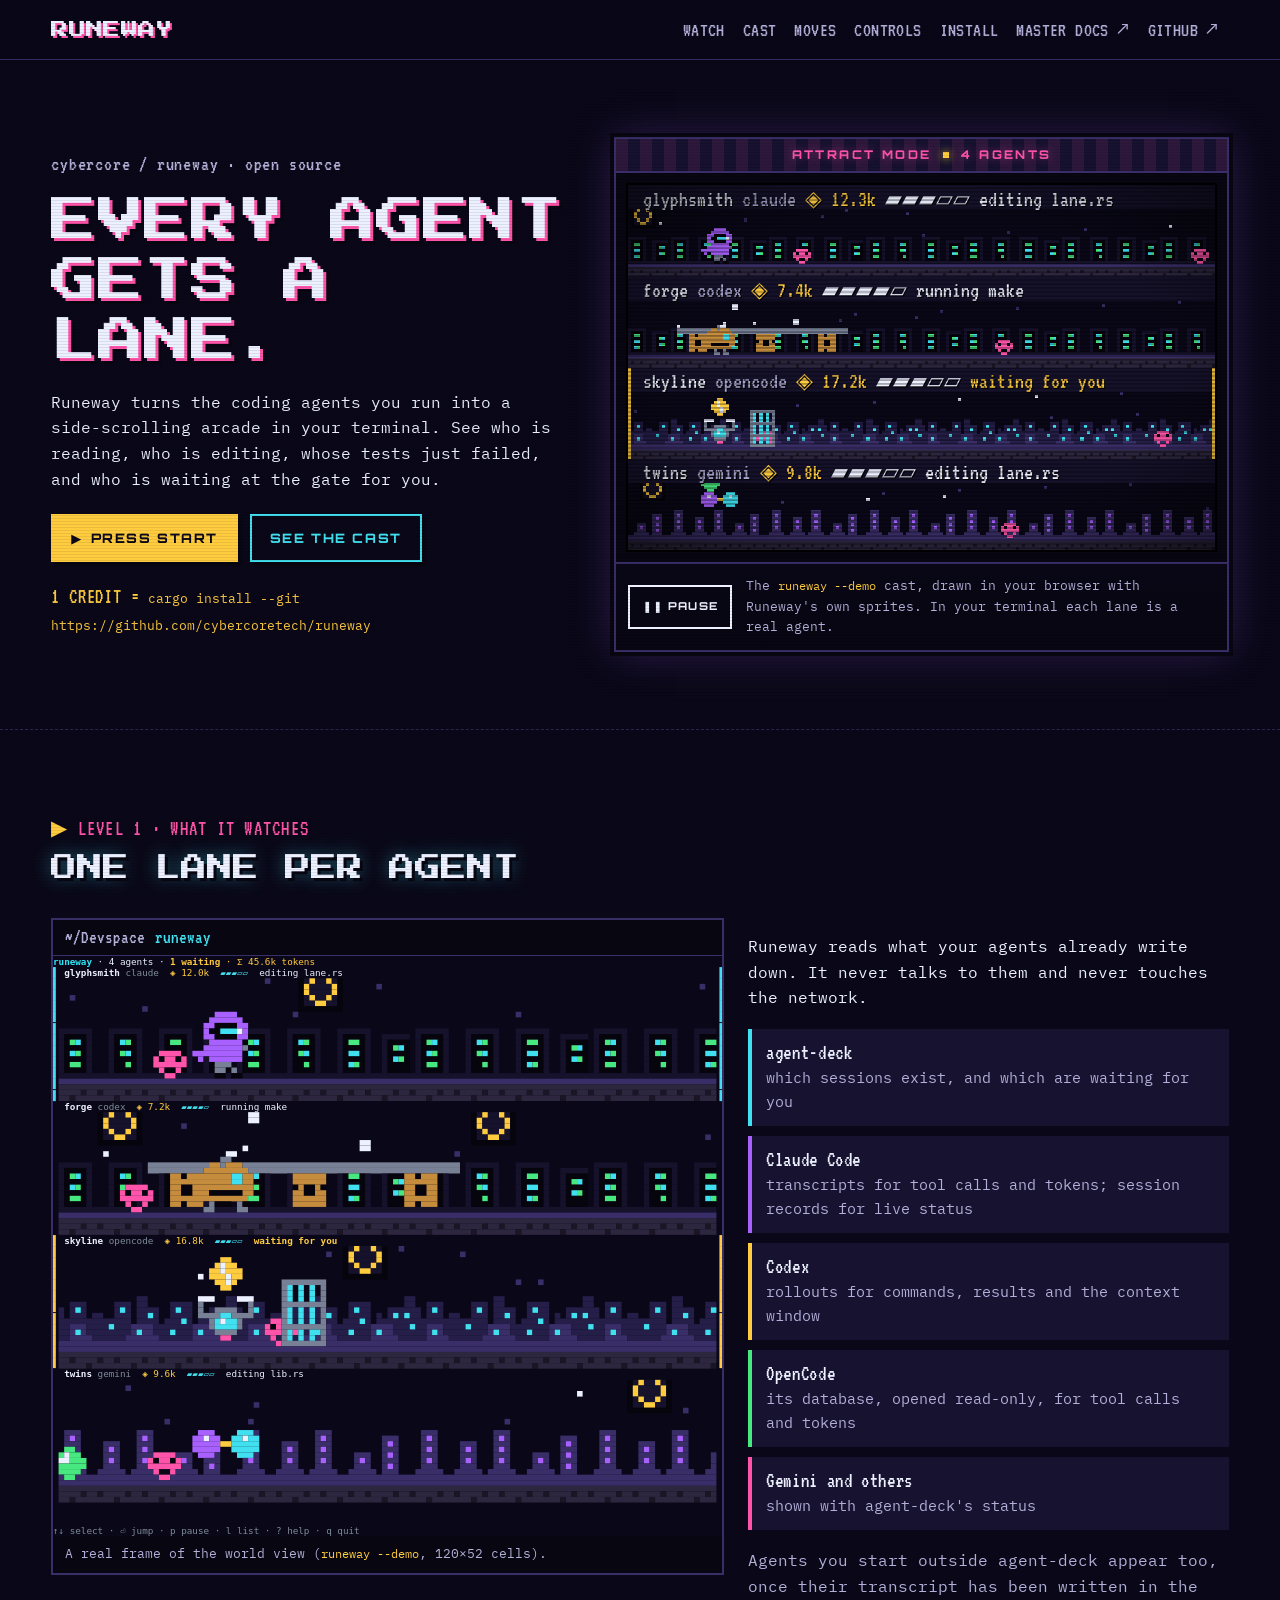
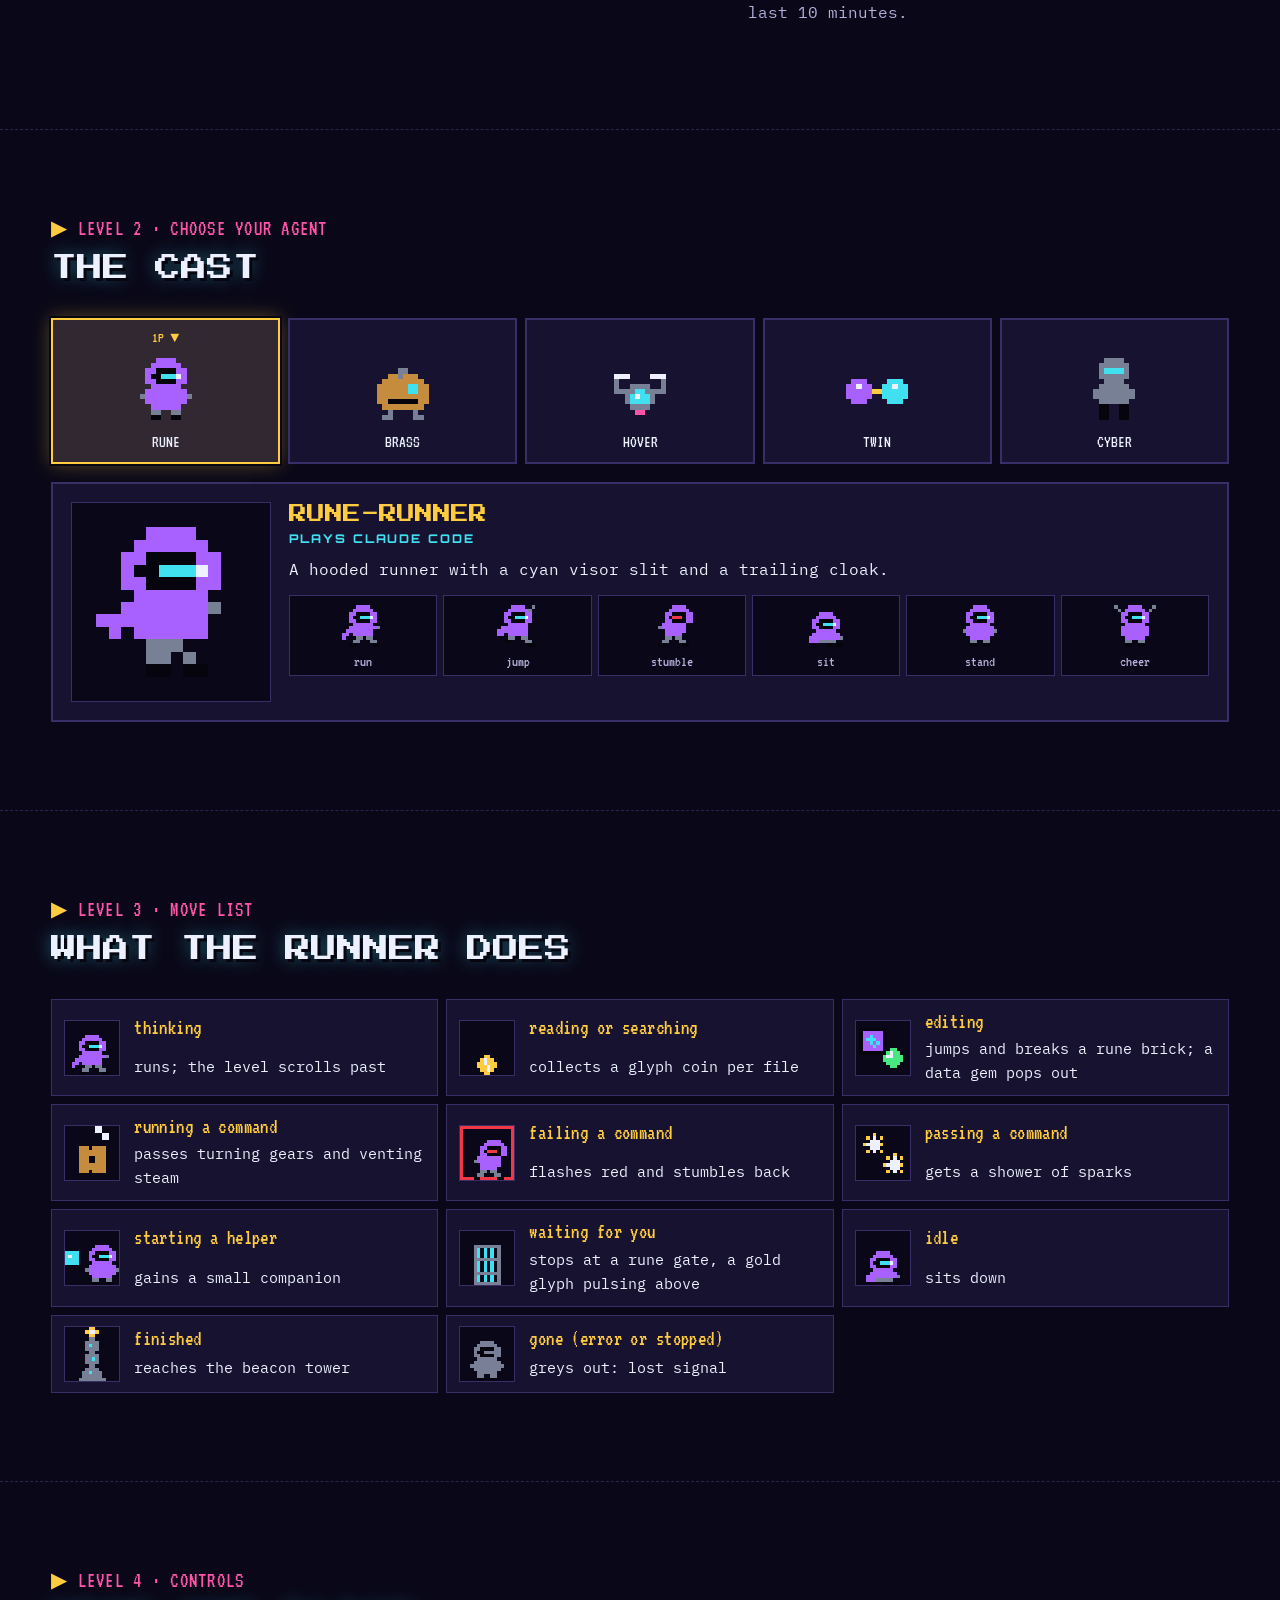
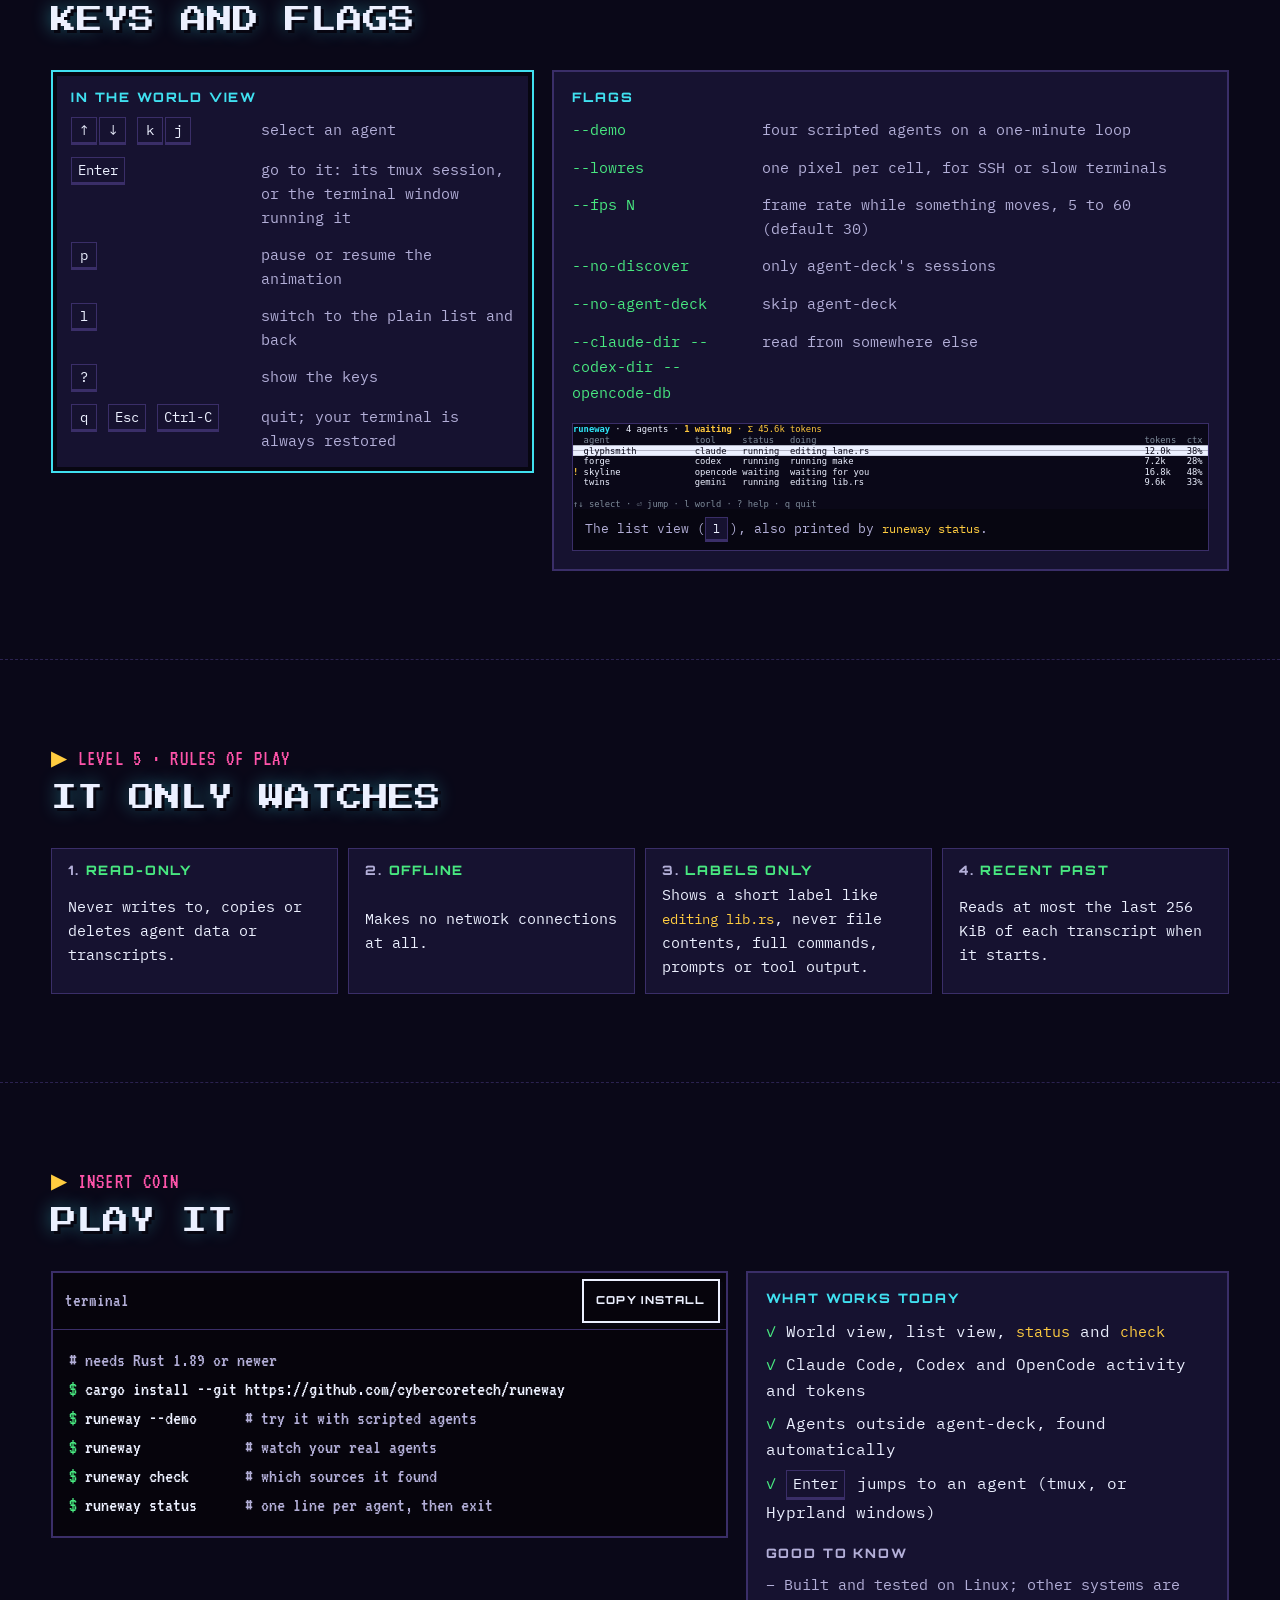
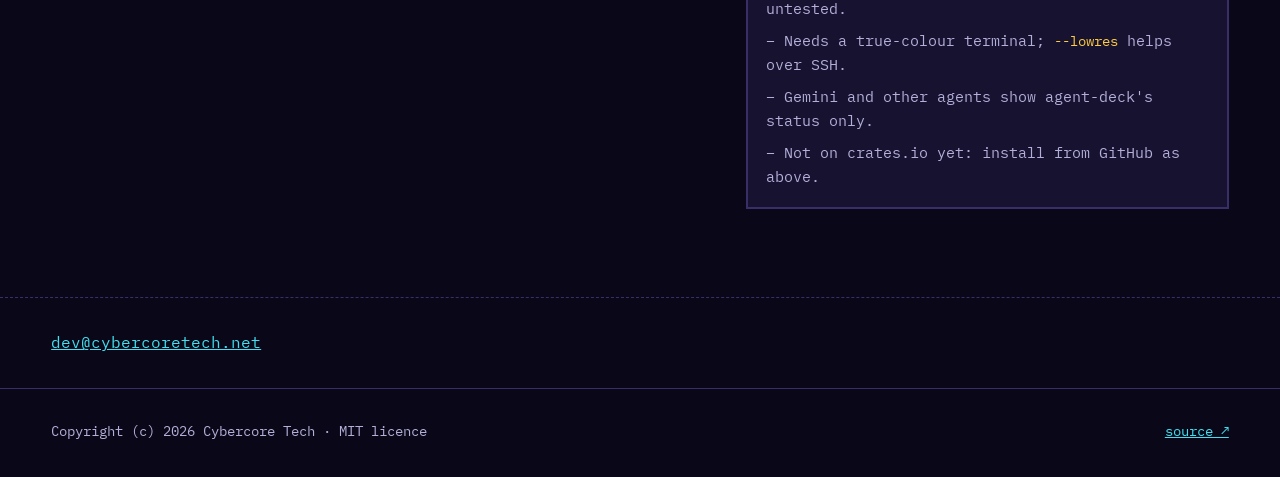
<file: site/index.html>
<!doctype html>
<html lang="en">
<head>
  <meta charset="utf-8">
  <meta name="viewport" content="width=device-width, initial-scale=1">
  <title>Runeway: your coding agents as a retro arcade game</title>
  <meta name="description" content="Runeway shows every coding agent you run as a lane in a side-scrolling arcade game in your terminal. Read-only, offline, open source.">
  <meta name="theme-color" content="#0a0818">
  <meta name="color-scheme" content="dark">
  <link rel="canonical" href="https://runeway-arcade.pages.dev/">
  <meta property="og:type" content="website">
  <meta property="og:title" content="Runeway: every coding agent gets a lane">
  <meta property="og:description" content="Your Claude Code, Codex, OpenCode and Gemini agents as a retro side-scroller in the terminal.">
  <meta property="og:url" content="https://runeway-arcade.pages.dev/">
  <meta property="og:image" content="https://runeway-arcade.pages.dev/assets/social.png">
  <meta property="og:image:width" content="1200">
  <meta property="og:image:height" content="630">
  <meta name="twitter:card" content="summary_large_image">
  <link rel="icon" href="assets/favicon.svg" type="image/svg+xml">
  <link rel="icon" href="assets/favicon.ico" sizes="any">
  <link rel="apple-touch-icon" href="assets/apple-touch-icon.png">
  <link rel="preconnect" href="https://fonts.googleapis.com">
  <link rel="preconnect" href="https://fonts.gstatic.com" crossorigin>
  <link rel="stylesheet" href="https://fonts.googleapis.com/css2?family=IBM+Plex+Mono:wght@400;600&family=Orbitron:wght@600;800&family=Press+Start+2P&family=VT323&display=swap">
  <link rel="stylesheet" href="https://cybercoretech.github.io/kit/chooser.css">
  <link rel="stylesheet" href="styles.css?v=1">
  <script>
    window.SITE = { siteLabel: 'RUNEWAY' };
  </script>
  <style id="cc-mobile-first">
    @media (max-width: 1024px) {
      pre, table { max-width: 100%; }
      img, svg, canvas { max-width: 100%; }
      :not(pre) > code { overflow-wrap: anywhere; }
    }
    @media (pointer: coarse) {
      .nav a, button { min-height: 44px; }
    }
  </style>
</head>
<body>
  <a class="skip" href="#main">Skip to content</a>

  <header class="bar">
    <a class="wordmark" href="#top" aria-label="Runeway home">RUNEWAY</a>
    <a class="md-phone" data-cybercore-master-docs href="https://cybercoretech.github.io/cybercore/docs.html">MASTER DOCS ↗</a>
    <nav class="nav" id="nav" aria-label="Primary">
      <a href="#watch">watch</a>
      <a href="#cast">cast</a>
      <a href="#moves">moves</a>
      <a href="#controls">controls</a>
      <a href="#install">install</a>
      <a data-cybercore-master-docs href="https://cybercoretech.github.io/cybercore/docs.html">MASTER DOCS ↗</a>
      <a href="https://github.com/cybercoretech/runeway" target="_blank" rel="noopener">GitHub ↗<span class="sr"> (opens in a new tab)</span></a>
    </nav>
    <cybercore-theme-chooser compact match=".nav a:not([data-cybercore-master-docs])"></cybercore-theme-chooser>
    <button class="burger" type="button" aria-expanded="false" aria-controls="nav" aria-label="Open menu"><span></span><span></span><span></span></button>
  </header>

  <main id="main">
    <section class="hero" id="top" aria-labelledby="hero-h">
      <div class="hero-copy">
        <p class="eyebrow">cybercore / runeway · open source</p>
        <h1 id="hero-h">EVERY AGENT GETS A LANE.</h1>
        <p class="lede">Runeway turns the coding agents you run into a side-scrolling arcade in your terminal. See who is reading, who is editing, whose tests just failed, and who is waiting at the gate for you.</p>
        <div class="cta">
          <a class="btn btn-primary" href="#install"><span class="blink" aria-hidden="true">▶</span> PRESS START</a>
          <a class="btn btn-ghost" href="#cast">SEE THE CAST</a>
        </div>
        <p class="coin"><span class="vt">1 CREDIT =</span> <code>cargo install --git https://github.com/cybercoretech/runeway</code></p>
      </div>

      <figure class="cabinet" aria-labelledby="attract-cap">
        <div class="marquee" aria-hidden="true"><span>ATTRACT MODE</span><span class="m-dot"></span><span>4 AGENTS</span></div>
        <div class="bezel">
          <div class="screen">
            <canvas id="attract" width="192" height="120" role="img" aria-label="Four agent lanes playing: a hooded rune-runner collecting coins and breaking bricks, a brass automaton running a command among gears, a hover-drone waiting at a rune gate, and twin spirit orbs editing."></canvas>
            <div class="hud" id="hud" aria-hidden="true"></div>
            <div class="scan" aria-hidden="true"></div>
          </div>
        </div>
        <div class="deck">
          <button class="btn btn-small" type="button" id="pause" aria-pressed="false">❚❚ PAUSE</button>
          <figcaption id="attract-cap">The <code>runeway --demo</code> cast, drawn in your browser with Runeway's own sprites. In your terminal each lane is a real agent.</figcaption>
        </div>
      </figure>
    </section>

    <section class="section" id="watch" aria-labelledby="watch-h">
      <header class="section-head">
        <p class="kicker">LEVEL 1 · WHAT IT WATCHES</p>
        <h2 id="watch-h">ONE LANE PER AGENT</h2>
      </header>
      <div class="watch">
        <figure class="monitor">
          <div class="mon-bar"><span>~/Devspace</span><b>runeway</b></div>
          <img src="assets/world.svg" width="1080" height="936" alt="Runeway in a terminal: four agent lanes, each with a HUD line of name, tool, tokens, context meter and current action, above a pixel-art level. One lane, a hover-drone, has a gold border and stands at a rune gate because its agent is waiting for an answer." loading="lazy">
          <figcaption>A real frame of the world view (<code>runeway --demo</code>, 120×52 cells).</figcaption>
        </figure>
        <div class="watch-copy">
          <p>Runeway reads what your agents already write down. It never talks to them and never touches the network.</p>
          <ul class="sources">
            <li><b>agent-deck</b><span>which sessions exist, and which are waiting for you</span></li>
            <li><b>Claude Code</b><span>transcripts for tool calls and tokens; session records for live status</span></li>
            <li><b>Codex</b><span>rollouts for commands, results and the context window</span></li>
            <li><b>OpenCode</b><span>its database, opened read-only, for tool calls and tokens</span></li>
            <li><b>Gemini and others</b><span>shown with agent-deck's status</span></li>
          </ul>
          <p class="note">Agents you start outside agent-deck appear too, once their transcript has been written in the last 10 minutes.</p>
        </div>
      </div>
    </section>

    <section class="section" id="cast" aria-labelledby="cast-h">
      <header class="section-head">
        <p class="kicker">LEVEL 2 · CHOOSE YOUR AGENT</p>
        <h2 id="cast-h">THE CAST</h2>
      </header>
      <div class="select" role="group" aria-label="Runners" id="roster"></div>
      <div class="player" id="player" aria-live="polite"></div>
    </section>

    <section class="section" id="moves" aria-labelledby="moves-h">
      <header class="section-head">
        <p class="kicker">LEVEL 3 · MOVE LIST</p>
        <h2 id="moves-h">WHAT THE RUNNER DOES</h2>
      </header>
      <ol class="moves" id="movelist"></ol>
    </section>

    <section class="section" id="controls" aria-labelledby="controls-h">
      <header class="section-head">
        <p class="kicker">LEVEL 4 · CONTROLS</p>
        <h2 id="controls-h">KEYS AND FLAGS</h2>
      </header>
      <div class="controls">
        <div class="keycard" aria-label="Keys">
          <p class="card-title">IN THE WORLD VIEW</p>
          <dl class="keys">
            <div><dt><kbd>↑</kbd><kbd>↓</kbd> <kbd>k</kbd><kbd>j</kbd></dt><dd>select an agent</dd></div>
            <div><dt><kbd>Enter</kbd></dt><dd>go to it: its tmux session, or the terminal window running it</dd></div>
            <div><dt><kbd>p</kbd></dt><dd>pause or resume the animation</dd></div>
            <div><dt><kbd>l</kbd></dt><dd>switch to the plain list and back</dd></div>
            <div><dt><kbd>?</kbd></dt><dd>show the keys</dd></div>
            <div><dt><kbd>q</kbd> <kbd>Esc</kbd> <kbd>Ctrl-C</kbd></dt><dd>quit; your terminal is always restored</dd></div>
          </dl>
        </div>
        <div class="flags">
          <p class="card-title">FLAGS</p>
          <dl class="flaglist">
            <div><dt><code>--demo</code></dt><dd>four scripted agents on a one-minute loop</dd></div>
            <div><dt><code>--lowres</code></dt><dd>one pixel per cell, for SSH or slow terminals</dd></div>
            <div><dt><code>--fps N</code></dt><dd>frame rate while something moves, 5 to 60 (default 30)</dd></div>
            <div><dt><code>--no-discover</code></dt><dd>only agent-deck's sessions</dd></div>
            <div><dt><code>--no-agent-deck</code></dt><dd>skip agent-deck</dd></div>
            <div><dt><code>--claude-dir</code> <code>--codex-dir</code> <code>--opencode-db</code></dt><dd>read from somewhere else</dd></div>
          </dl>
          <figure class="list-shot">
            <img src="assets/list.svg" width="1080" height="144" alt="The plain list view: one row per agent with tool, status, what it is doing, tokens and context." loading="lazy">
            <figcaption>The list view (<kbd>l</kbd>), also printed by <code>runeway status</code>.</figcaption>
          </figure>
        </div>
      </div>
    </section>

    <section class="section" id="rules" aria-labelledby="rules-h">
      <header class="section-head">
        <p class="kicker">LEVEL 5 · RULES OF PLAY</p>
        <h2 id="rules-h">IT ONLY WATCHES</h2>
      </header>
      <ol class="rules">
        <li><b>READ-ONLY</b><span>Never writes to, copies or deletes agent data or transcripts.</span></li>
        <li><b>OFFLINE</b><span>Makes no network connections at all.</span></li>
        <li><b>LABELS ONLY</b><span>Shows a short label like <code>editing lib.rs</code>, never file contents, full commands, prompts or tool output.</span></li>
        <li><b>RECENT PAST</b><span>Reads at most the last 256 KiB of each transcript when it starts.</span></li>
      </ol>
    </section>

    <section class="section" id="install" aria-labelledby="install-h">
      <header class="section-head">
        <p class="kicker">INSERT COIN</p>
        <h2 id="install-h">PLAY IT</h2>
      </header>
      <div class="install">
        <div class="term" role="group" aria-label="Install and run">
          <div class="term-bar"><span>terminal</span><button class="btn btn-small copy" type="button" data-copy="cargo install --git https://github.com/cybercoretech/runeway">COPY INSTALL</button></div>
<pre tabindex="0" aria-label="Install and run commands"><code><span class="c"># needs Rust 1.89 or newer</span>
<span class="p">$</span> cargo install --git https://github.com/cybercoretech/runeway
<span class="p">$</span> runeway --demo      <span class="c"># try it with scripted agents</span>
<span class="p">$</span> runeway             <span class="c"># watch your real agents</span>
<span class="p">$</span> runeway check       <span class="c"># which sources it found</span>
<span class="p">$</span> runeway status      <span class="c"># one line per agent, then exit</span></code></pre>
        </div>
        <div class="status">
          <p class="card-title">WHAT WORKS TODAY</p>
          <ul class="ticks">
            <li>World view, list view, <code>status</code> and <code>check</code></li>
            <li>Claude Code, Codex and OpenCode activity and tokens</li>
            <li>Agents outside agent-deck, found automatically</li>
            <li><kbd>Enter</kbd> jumps to an agent (tmux, or Hyprland windows)</li>
          </ul>
          <p class="card-title dim">GOOD TO KNOW</p>
          <ul class="dashes">
            <li>Built and tested on Linux; other systems are untested.</li>
            <li>Needs a true-colour terminal; <code>--lowres</code> helps over SSH.</li>
            <li>Gemini and other agents show agent-deck's status only.</li>
            <li>Not on crates.io yet: install from GitHub as above.</li>
          </ul>
        </div>
      </div>
    </section>
  </main>

  <section class="cc-contact-band" aria-label="Contact Cybercore Tech">
    <cybercore-contact repo="runeway"><a href="mailto:dev@cybercoretech.net">dev@cybercoretech.net</a></cybercore-contact>
  </section>
  <footer class="footer">
    <span>Copyright (c) 2026 Cybercore Tech · MIT licence</span>
    <a href="https://github.com/cybercoretech/runeway" target="_blank" rel="noopener">source ↗<span class="sr"> (opens in a new tab)</span></a>
  </footer>

  <script type="module" src="https://cybercoretech.github.io/kit/chooser.js"></script>
  <script type="module" src="https://cybercoretech.github.io/kit/contact.js"></script>
  <script type="module" src="site.js?v=1"></script>
</body>
</html>
</file>
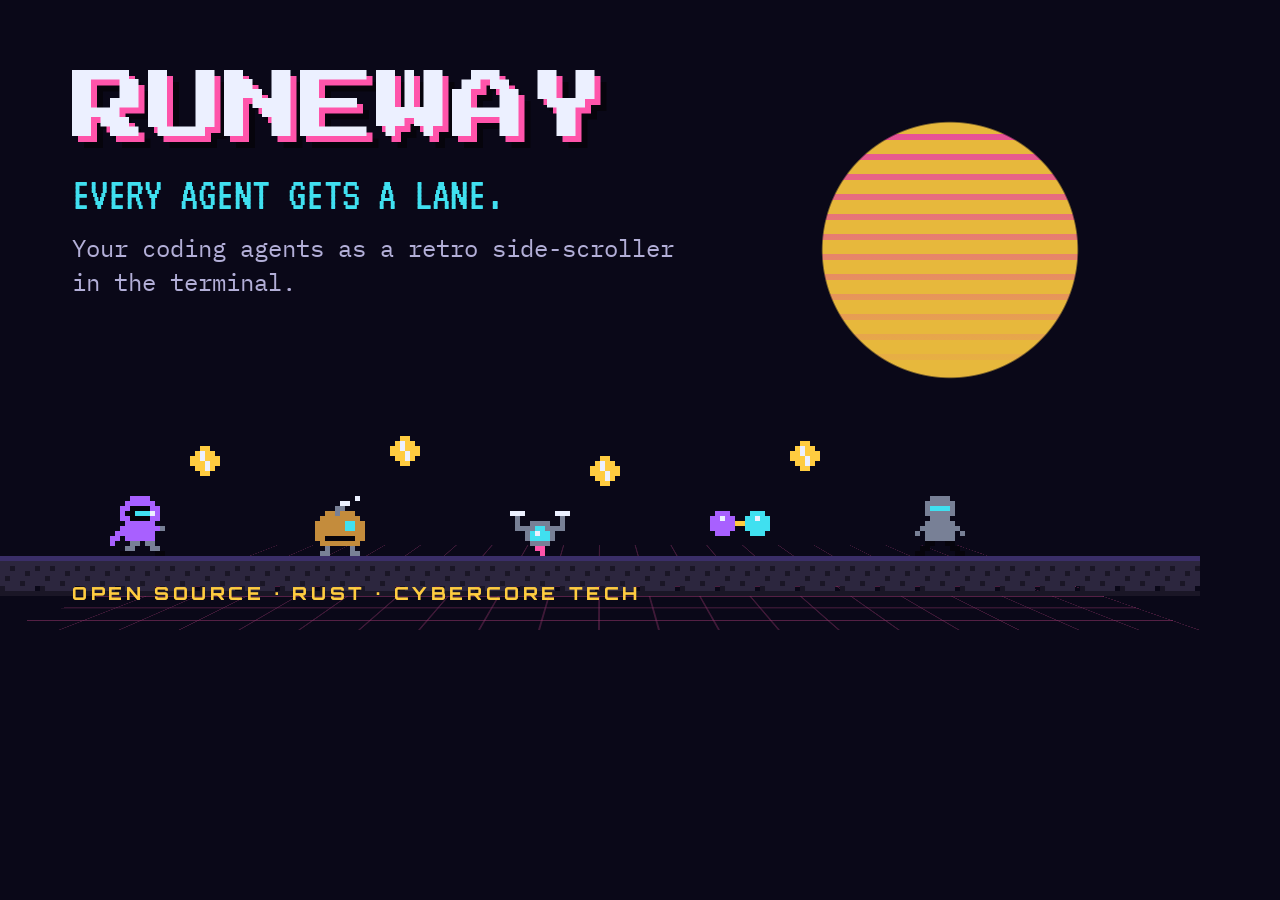
<file: site/tools/social.html>
<!doctype html>
<!-- The 1200x630 social card (assets/social.png). Rebuild: open this page
     at 1200x630 (served next to ../assets) and save a screenshot, e.g. with
     Playwright: page.setViewportSize({width:1200,height:630}); page.screenshot(). -->
<html lang="en"><head><meta charset="utf-8">
<link rel="stylesheet" href="https://fonts.googleapis.com/css2?family=IBM+Plex+Mono:wght@400&family=Orbitron:wght@800&family=Press+Start+2P&family=VT323&display=swap">
<style>
  html, body { margin: 0; width: 1200px; height: 630px; background: #0a0818; overflow: hidden; }
  body { position: relative; color: #ecf0ff; font-family: "IBM Plex Mono", monospace; }
  .floor { position: absolute; left: 0; right: 0; bottom: 0; height: 250px; background: linear-gradient(transparent 94%, rgba(255,84,170,.5) 0) 0 0/100% 26px, linear-gradient(90deg, transparent 96%, rgba(255,84,170,.35) 0) 0 0/60px 100%; transform: perspective(300px) rotateX(55deg); transform-origin: bottom; opacity: .6; }
  .sun { position: absolute; right: 120px; top: 120px; width: 260px; height: 260px; background: repeating-linear-gradient(#ffcc40 0 14px, transparent 14px 20px), linear-gradient(#ff54aa, #ffcc40); -webkit-mask: radial-gradient(circle, #000 69%, transparent 70%); opacity: .9; }
  .copy { position: absolute; left: 72px; top: 70px; }
  h1 { margin: 0 0 26px; font: 400 76px/1 "Press Start 2P", monospace; text-shadow: 6px 6px 0 #ff54aa, 12px 12px 0 #06040c; }
  .tag { margin: 0 0 14px; font: 400 46px/1 "VT323", monospace; color: #40e0f0; }
  .sub { margin: 0; font: 400 24px/1.4 "IBM Plex Mono", monospace; color: #b3afd8; max-width: 640px; }
  canvas { position: absolute; left: 0; bottom: 34px; width: 1200px; height: 200px; image-rendering: pixelated; }
  .chip { position: absolute; left: 72px; bottom: 10px; font: 800 18px/1 "Orbitron", sans-serif; letter-spacing: .2em; color: #ffcc40; }
</style></head><body>
<div class="floor"></div><div class="sun"></div>
<div class="copy">
  <h1>RUNEWAY</h1>
  <p class="tag">EVERY AGENT GETS A LANE.</p>
  <p class="sub">Your coding agents as a retro side-scroller in the terminal.</p>
</div>
<canvas id="c" width="240" height="40"></canvas>
<p class="chip">OPEN SOURCE · RUST · CYBERCORE TECH</p>
<script type="module">
  const data = await fetch("../assets/sprites.json").then(r => r.json());
  const g = document.getElementById("c").getContext("2d");
  const draw = (name, x, y) => { const s = data.sprites[name]; for (let i = 0; i < s.px.length; i++) { const k = parseInt(s.px[i], 16); if (!k) continue; g.fillStyle = data.palette[k]; g.fillRect(x + i % s.w, y + Math.floor(i / s.w), 1, 1); } };
  for (let x = 0; x < 240; x += 8) draw("ground", x, 32);
  const cast = ["rune_run_1", "brass_run_1", "drone_run_1", "twin_run_2", "cyber_run_1"];
  cast.forEach((n, i) => { const s = data.sprites[n]; draw(n, 22 + i * 40, 32 - s.h); });
  [[38, 10], [78, 8], [118, 12], [158, 9]].forEach(([x, y]) => draw("glyph_coin", x, y));
  document.body.dataset.ready = "1";
</script>
</body></html>
</file>
<file: site/styles.css>
/* Runeway: Attract Mode. Mobile-first: the base rules are the phone;
   min-width queries add the wider layouts. Colours are the chooser's
   eleven variables, defaulting to Runeway's own palette. */

:root {
  color-scheme: dark;
  --bg: #0a0818;
  --white: #ecf0ff;
  --panel: #161230;
  --line: #3a2e68;
  --muted: #b3afd8;
  --acid: #48e880;
  --pink: #ff54aa;
  --purple: #a860ff;
  --cyan: #40e0f0;
  --orange: #ffcc40;
  --red: #f03848;

  --deep: color-mix(in srgb, var(--bg) 70%, black);
  --glow-cyan: color-mix(in srgb, var(--cyan) 45%, transparent);
  --glow-pink: color-mix(in srgb, var(--pink) 45%, transparent);

  --pixel: "Press Start 2P", "VT323", ui-monospace, monospace;
  --vt: "VT323", "IBM Plex Mono", ui-monospace, monospace;
  --neon: "Orbitron", "IBM Plex Mono", system-ui, sans-serif;
  --read: "IBM Plex Mono", ui-monospace, "SFMono-Regular", Menlo, monospace;

  --gutter: max(16px, 4vw, env(safe-area-inset-left, 0px));
  --wrap: 1240px;
  --bar-h: 60px;
}

*, *::before, *::after { box-sizing: border-box; }
* { min-width: 0; }
html { scroll-behavior: smooth; scroll-padding-top: calc(var(--bar-h) + 12px); scrollbar-color: var(--line) var(--bg); scrollbar-width: thin; }
body { margin: 0; position: relative; overflow-x: clip; background: var(--bg); color: var(--white); font: 16px/1.6 var(--read); -webkit-font-smoothing: antialiased; }
::-webkit-scrollbar { width: 10px; height: 10px; }
::-webkit-scrollbar-track { background: var(--bg); }
::-webkit-scrollbar-thumb { background: var(--line); border: 2px solid var(--bg); }
::-webkit-scrollbar-thumb:hover { background: var(--purple); }
img { display: block; max-width: 100%; height: auto; }
a { color: var(--cyan); }
code, kbd { font-family: var(--read); font-size: .92em; }
:not(pre) > code { color: var(--orange); overflow-wrap: anywhere; }
kbd { display: inline-block; min-width: 1.9em; padding: 1px 6px; margin: 0 2px 2px 0; text-align: center; color: var(--white); background: var(--panel); border: 1px solid var(--line); box-shadow: 0 2px 0 var(--line); }
:focus-visible { outline: 2px solid var(--cyan); outline-offset: 3px; }
.sr { position: absolute; width: 1px; height: 1px; overflow: hidden; clip-path: inset(50%); white-space: nowrap; }
.skip { position: absolute; left: 8px; top: -60px; z-index: 100; padding: 10px 14px; background: var(--orange); color: var(--bg); font: 600 14px var(--read); }
.skip:focus { top: 8px; }

/* Faint scanlines over the whole page; off under reduced motion. */
body::after { content: ""; position: fixed; inset: 0; pointer-events: none; z-index: 60; background: repeating-linear-gradient(transparent 0 2px, color-mix(in srgb, black 22%, transparent) 2px 3px); opacity: .35; }

/* ---------- Header bar ---------- */
.bar { position: sticky; top: 0; z-index: 50; display: flex; align-items: center; gap: 10px; min-height: var(--bar-h); padding: 8px var(--gutter); background: color-mix(in srgb, var(--bg) 92%, transparent); border-bottom: 1px solid var(--line); backdrop-filter: blur(6px); }
.wordmark { font: 400 12px/1 var(--pixel); color: var(--white); text-decoration: none; letter-spacing: .02em; text-shadow: 2px 2px 0 var(--pink); margin-right: auto; padding: 8px 0; }
.nav { display: none; }
/* Phones: MASTER DOCS stays in the bar (the nav itself is in the menu). */
.md-phone { display: inline-flex; align-items: center; min-height: 44px; font: 400 18px/1 var(--vt); letter-spacing: .02em; color: var(--cyan); text-decoration: none; white-space: nowrap; }
.nav a { color: var(--muted); text-decoration: none; font: 400 20px/1 var(--vt); letter-spacing: .02em; text-transform: uppercase; }
.nav a:hover { color: var(--cyan); }
.burger { display: inline-grid; gap: 5px; place-content: center; width: 44px; height: 44px; padding: 0; background: transparent; border: 1px solid var(--line); cursor: pointer; }
.burger span { display: block; width: 20px; height: 2px; background: var(--white); }
.burger[aria-expanded="true"] { border-color: var(--cyan); }
.bar.open .nav { display: flex; flex-direction: column; position: absolute; top: 100%; left: 0; right: 0; padding: 8px var(--gutter) 16px; background: var(--deep); border-bottom: 1px solid var(--line); }
.bar.open .nav a { padding: 12px 0; border-bottom: 1px solid color-mix(in srgb, var(--line) 50%, transparent); font-size: 24px; }

/* ---------- Shared pieces ---------- */
.section, .hero { padding: clamp(40px, 7vw, 88px) var(--gutter); max-width: calc(var(--wrap) + 2 * var(--gutter)); margin: 0 auto; }
.section { border-top: 1px dashed color-mix(in srgb, var(--line) 70%, transparent); }
.section-head { margin-bottom: clamp(20px, 3vw, 32px); }
.kicker { margin: 0 0 12px; font: 400 21px/1 var(--vt); letter-spacing: .06em; color: var(--pink); }
.kicker::before { content: "▶ "; color: var(--orange); }
h1, h2 { font-family: var(--pixel); font-weight: 400; text-transform: uppercase; margin: 0; }
h2 { font-size: clamp(17px, 2.6vw, 26px); line-height: 1.35; text-shadow: 3px 3px 0 var(--deep), 0 0 18px var(--glow-cyan); }
.card-title { margin: 0 0 12px; font: 800 13px/1.2 var(--neon); letter-spacing: .14em; color: var(--cyan); }
.card-title.dim { color: var(--muted); margin-top: 20px; }
.note { color: var(--muted); }
.vt { font-family: var(--vt); font-size: 21px; letter-spacing: .04em; color: var(--orange); }

.btn { display: inline-flex; align-items: center; justify-content: center; gap: 8px; min-height: 48px; padding: 12px 18px; font: 800 13px/1 var(--neon); letter-spacing: .12em; text-decoration: none; cursor: pointer; border: 2px solid var(--white); color: var(--white); background: transparent; box-shadow: 4px 4px 0 var(--deep); transition: transform .08s steps(2), box-shadow .08s steps(2); }
.btn:hover { transform: translate(-1px, -1px); box-shadow: 5px 5px 0 var(--deep); }
.btn:active { transform: translate(3px, 3px); box-shadow: 1px 1px 0 var(--deep); }
.btn-primary { background: var(--orange); border-color: var(--orange); color: var(--bg); }
.btn-ghost { border-color: var(--cyan); color: var(--cyan); }
.btn-small { min-height: 44px; padding: 8px 12px; font-size: 11px; box-shadow: 3px 3px 0 var(--deep); }
.blink { animation: blink 1s steps(1) infinite; }
@keyframes blink { 50% { opacity: 0; } }

/* ---------- Hero: copy + cabinet ---------- */
/* Phone: the copy's parts and the cabinet share one column, so the game
   sits right under the headline inside the first screen. */
.hero { display: grid; gap: 0; }
.hero-copy { display: contents; }
.hero .eyebrow { order: 1; }
.hero h1 { order: 2; }
.cabinet { order: 3; margin-bottom: 24px !important; }
.hero .lede { order: 4; }
.hero .cta { order: 5; }
.hero .coin { order: 6; }
.eyebrow { margin: 0 0 16px; font: 400 20px/1.2 var(--vt); color: var(--muted); letter-spacing: .04em; }
h1 { font-size: clamp(22px, 5.6vw, 46px); line-height: 1.3; letter-spacing: .01em; color: var(--white); text-shadow: 3px 3px 0 var(--pink), 6px 6px 0 var(--deep); margin-bottom: 18px; }
.lede { margin: 0 0 22px; max-width: 58ch; color: var(--white); font-size: 16px; }
.cta { display: flex; flex-wrap: wrap; gap: 12px; margin-bottom: 18px; }
.coin { margin: 0; color: var(--muted); font-size: 14px; }
.coin code { font-size: 13px; }

.cabinet { margin: 0; background: linear-gradient(var(--panel), var(--deep)); border: 2px solid var(--line); box-shadow: 0 0 0 4px var(--deep), 0 0 40px color-mix(in srgb, var(--purple) 25%, transparent); }
.marquee { display: flex; align-items: center; justify-content: center; gap: 12px; padding: 10px 12px; font: 800 12px/1 var(--neon); letter-spacing: .2em; color: var(--pink); text-shadow: 0 0 10px var(--glow-pink); border-bottom: 2px solid var(--line); background: repeating-linear-gradient(90deg, color-mix(in srgb, var(--pink) 10%, transparent) 0 12px, transparent 12px 24px); }
.m-dot { width: 6px; height: 6px; background: var(--orange); box-shadow: 0 0 8px var(--orange); }
.bezel { padding: 10px; background: var(--deep); }
.screen { position: relative; background: #0a0818; border: 2px solid #000; overflow: hidden; aspect-ratio: 192 / 120; }
.screen canvas { position: absolute; inset: 0; width: 100%; height: 100%; image-rendering: pixelated; image-rendering: crisp-edges; }
.hud { position: absolute; inset: 0; display: grid; grid-template-rows: repeat(4, 1fr); pointer-events: none; }
.hud div { padding: 0.3% 2.5%; font: 400 clamp(13px, 2.6vw, 20px)/1 var(--vt); color: #ecf0ff; white-space: nowrap; overflow: hidden; text-overflow: ellipsis; text-shadow: 1px 1px 0 #000; }
.hud b { font-weight: 400; color: #a9a6cf; }
.hud .tok { color: #ffcc40; }
.hud .wait { color: #ffcc40; }
.scan { position: absolute; inset: 0; pointer-events: none; background: repeating-linear-gradient(transparent 0 2px, rgba(0, 0, 0, .25) 2px 4px), radial-gradient(ellipse at center, transparent 60%, rgba(0, 0, 0, .45)); }
.deck { display: flex; flex-wrap: wrap; align-items: center; gap: 10px 14px; padding: 12px; border-top: 2px solid var(--line); }
.deck figcaption { flex: 1 1 220px; font-size: 13px; color: var(--muted); }

/* ---------- Level 1: watch ---------- */
.watch { display: grid; gap: 24px; }
.monitor { margin: 0; border: 2px solid var(--line); background: var(--deep); }
.mon-bar { display: flex; gap: 10px; padding: 8px 12px; font: 400 19px/1 var(--vt); color: var(--muted); border-bottom: 1px solid var(--line); }
.mon-bar b { font-weight: 400; color: var(--cyan); }
.monitor img { width: 100%; }
.monitor figcaption, .list-shot figcaption { padding: 8px 12px; font-size: 13px; color: var(--muted); }
.sources { list-style: none; margin: 18px 0; padding: 0; display: grid; gap: 10px; }
.sources li { display: grid; gap: 2px; padding: 12px 14px; background: var(--panel); border-left: 4px solid var(--cyan); }
.sources li:nth-child(2) { border-left-color: var(--purple); }
.sources li:nth-child(3) { border-left-color: var(--orange); }
.sources li:nth-child(4) { border-left-color: var(--acid); }
.sources li:nth-child(5) { border-left-color: var(--pink); }
.sources b { font: 400 21px/1.1 var(--vt); letter-spacing: .03em; }
.sources span { color: var(--muted); font-size: 15px; }

/* ---------- Level 2: cast select ---------- */
.select { display: grid; grid-template-columns: repeat(5, minmax(0, 1fr)); gap: 8px; margin-bottom: 18px; }
.pick { display: grid; justify-items: center; gap: 8px; padding: 10px 4px 12px; min-height: 44px; background: var(--panel); border: 2px solid var(--line); color: var(--white); cursor: pointer; font: 400 17px/1 var(--vt); }
.pick canvas { width: 100%; max-width: 72px; aspect-ratio: 1; image-rendering: pixelated; }
.pick[aria-pressed="true"] { border-color: var(--orange); background: color-mix(in srgb, var(--orange) 12%, var(--panel)); box-shadow: 0 0 0 2px var(--deep), 0 0 18px color-mix(in srgb, var(--orange) 35%, transparent); }
.pick .p1 { visibility: hidden; color: var(--orange); font-size: 15px; }
.pick[aria-pressed="true"] .p1 { visibility: visible; }
.player { display: grid; gap: 18px; padding: 18px; background: var(--panel); border: 2px solid var(--line); }
.player h3 { margin: 0 0 6px; font: 400 clamp(14px, 2vw, 18px)/1.4 var(--pixel); color: var(--orange); }
.player .tool { margin: 0 0 12px; font: 800 12px/1 var(--neon); letter-spacing: .16em; color: var(--cyan); }
.player p { margin: 0 0 10px; }
.big { display: grid; place-items: center; background: #0a0818; border: 1px solid var(--line); padding: 12px; }
.big canvas { width: min(100%, 192px); aspect-ratio: 1; image-rendering: pixelated; }
.poses { display: grid; grid-template-columns: repeat(6, minmax(0, 1fr)); gap: 6px; margin-top: 12px; }
.poses figure { margin: 0; display: grid; gap: 4px; justify-items: center; padding: 6px 2px; background: #0a0818; border: 1px solid var(--line); }
.poses canvas { width: 100%; max-width: 48px; aspect-ratio: 1; image-rendering: pixelated; }
.poses figcaption { font: 400 15px/1 var(--vt); color: var(--muted); }

/* ---------- Level 3: move list ---------- */
.moves { list-style: none; margin: 0; padding: 0; display: grid; gap: 8px; }
.moves li { display: grid; grid-template-columns: 56px minmax(0, 1fr); gap: 4px 14px; align-items: center; padding: 10px 12px; background: var(--panel); border: 1px solid var(--line); }
.moves canvas { grid-row: span 2; width: 56px; height: 56px; image-rendering: pixelated; background: #0a0818; border: 1px solid var(--line); }
.moves .when { font: 400 21px/1.1 var(--vt); color: var(--orange); letter-spacing: .02em; }
.moves .does { font-size: 15px; color: var(--white); }

/* ---------- Level 4: controls ---------- */
.controls { display: grid; gap: 18px; }
.keycard, .flags { padding: 18px; background: var(--panel); border: 2px solid var(--line); }
.keycard { border-color: var(--cyan); box-shadow: inset 0 0 0 4px var(--deep); }
.keys, .flaglist { margin: 0; display: grid; gap: 12px; }
.keys div, .flaglist div { display: grid; gap: 4px; }
.keys dt { font-size: 15px; }
.keys dd, .flaglist dd { margin: 0; color: var(--muted); font-size: 15px; }
.flaglist dt code { color: var(--acid); }
.list-shot { margin: 18px 0 0; border: 1px solid var(--line); background: var(--deep); }

/* ---------- Level 5: rules ---------- */
.rules { list-style: none; margin: 0; padding: 0; display: grid; gap: 10px; counter-reset: rule; }
.rules li { display: grid; gap: 4px; padding: 14px 16px; background: var(--panel); border: 1px solid var(--line); counter-increment: rule; }
.rules b { font: 800 13px/1.2 var(--neon); letter-spacing: .14em; color: var(--acid); }
.rules b::before { content: counter(rule) ". "; color: var(--muted); }
.rules span { color: var(--white); font-size: 15px; }

/* ---------- Install ---------- */
.install { display: grid; gap: 18px; }
.term { border: 2px solid var(--line); background: #06040c; }
.term-bar { display: flex; align-items: center; justify-content: space-between; gap: 10px; padding: 6px 6px 6px 12px; border-bottom: 1px solid var(--line); font: 400 19px/1 var(--vt); color: var(--muted); }
.term pre { margin: 0; padding: 16px; overflow-x: auto; font: 400 20px/1.45 var(--vt); color: var(--white); }
.term pre code { font: inherit; }
.term .p { color: var(--acid); }
.term .c { color: var(--muted); }
.copy.done { border-color: var(--acid); color: var(--acid); }
.status { padding: 18px; background: var(--panel); border: 2px solid var(--line); }
.ticks, .dashes { margin: 0; padding: 0; list-style: none; display: grid; gap: 8px; }
.ticks li::before { content: "✓ "; color: var(--acid); }
.dashes li { color: var(--muted); font-size: 15px; }
.dashes li::before { content: "– "; }

/* ---------- Contact + footer ---------- */
.cc-contact-band { padding: 32px var(--gutter); border-top: 1px dashed var(--line); }
.footer a { display: inline-flex; align-items: center; min-height: 44px; }
.footer { display: flex; flex-wrap: wrap; align-items: center; justify-content: space-between; gap: 10px; padding: 20px var(--gutter) calc(24px + env(safe-area-inset-bottom, 0px)); border-top: 1px solid var(--line); color: var(--muted); font-size: 14px; }

/* ---------- Wider screens ---------- */
@media (min-width: 640px) {
  .wordmark { font-size: 17px; }
  .md-phone { font-size: 20px; }
  .moves { grid-template-columns: repeat(2, minmax(0, 1fr)); }
  .rules { grid-template-columns: repeat(2, minmax(0, 1fr)); }
  .player { grid-template-columns: minmax(0, 200px) minmax(0, 1fr); align-items: start; }
}
@media (min-width: 960px) {
  .nav { display: flex; align-items: center; gap: 18px; }
  .burger { display: none; }
  .bar.open .nav { position: static; flex-direction: row; padding: 0; background: none; border: 0; }
  .hero { grid-template-columns: minmax(0, 5fr) minmax(0, 6fr); align-items: center; gap: clamp(28px, 4vw, 56px); padding-block: clamp(48px, 6vw, 80px); }
  .hero-copy { display: block; }
  .md-phone { display: none; }
  .cabinet { margin-bottom: 0 !important; }
  .watch { grid-template-columns: minmax(0, 7fr) minmax(0, 5fr); align-items: start; }
  .controls { grid-template-columns: minmax(0, 5fr) minmax(0, 7fr); align-items: start; }
  .install { grid-template-columns: minmax(0, 7fr) minmax(0, 5fr); align-items: start; }
  .rules { grid-template-columns: repeat(4, minmax(0, 1fr)); }
  .moves { grid-template-columns: repeat(3, minmax(0, 1fr)); }
  .keys div, .flaglist div { grid-template-columns: minmax(0, 11em) minmax(0, 1fr); gap: 14px; align-items: baseline; }
}

@media (prefers-reduced-motion: reduce) {
  html { scroll-behavior: auto; }
  *, *::before, *::after { animation-duration: .01ms !important; animation-iteration-count: 1 !important; transition-duration: .01ms !important; }
  body::after { display: none; }
}
</file>
